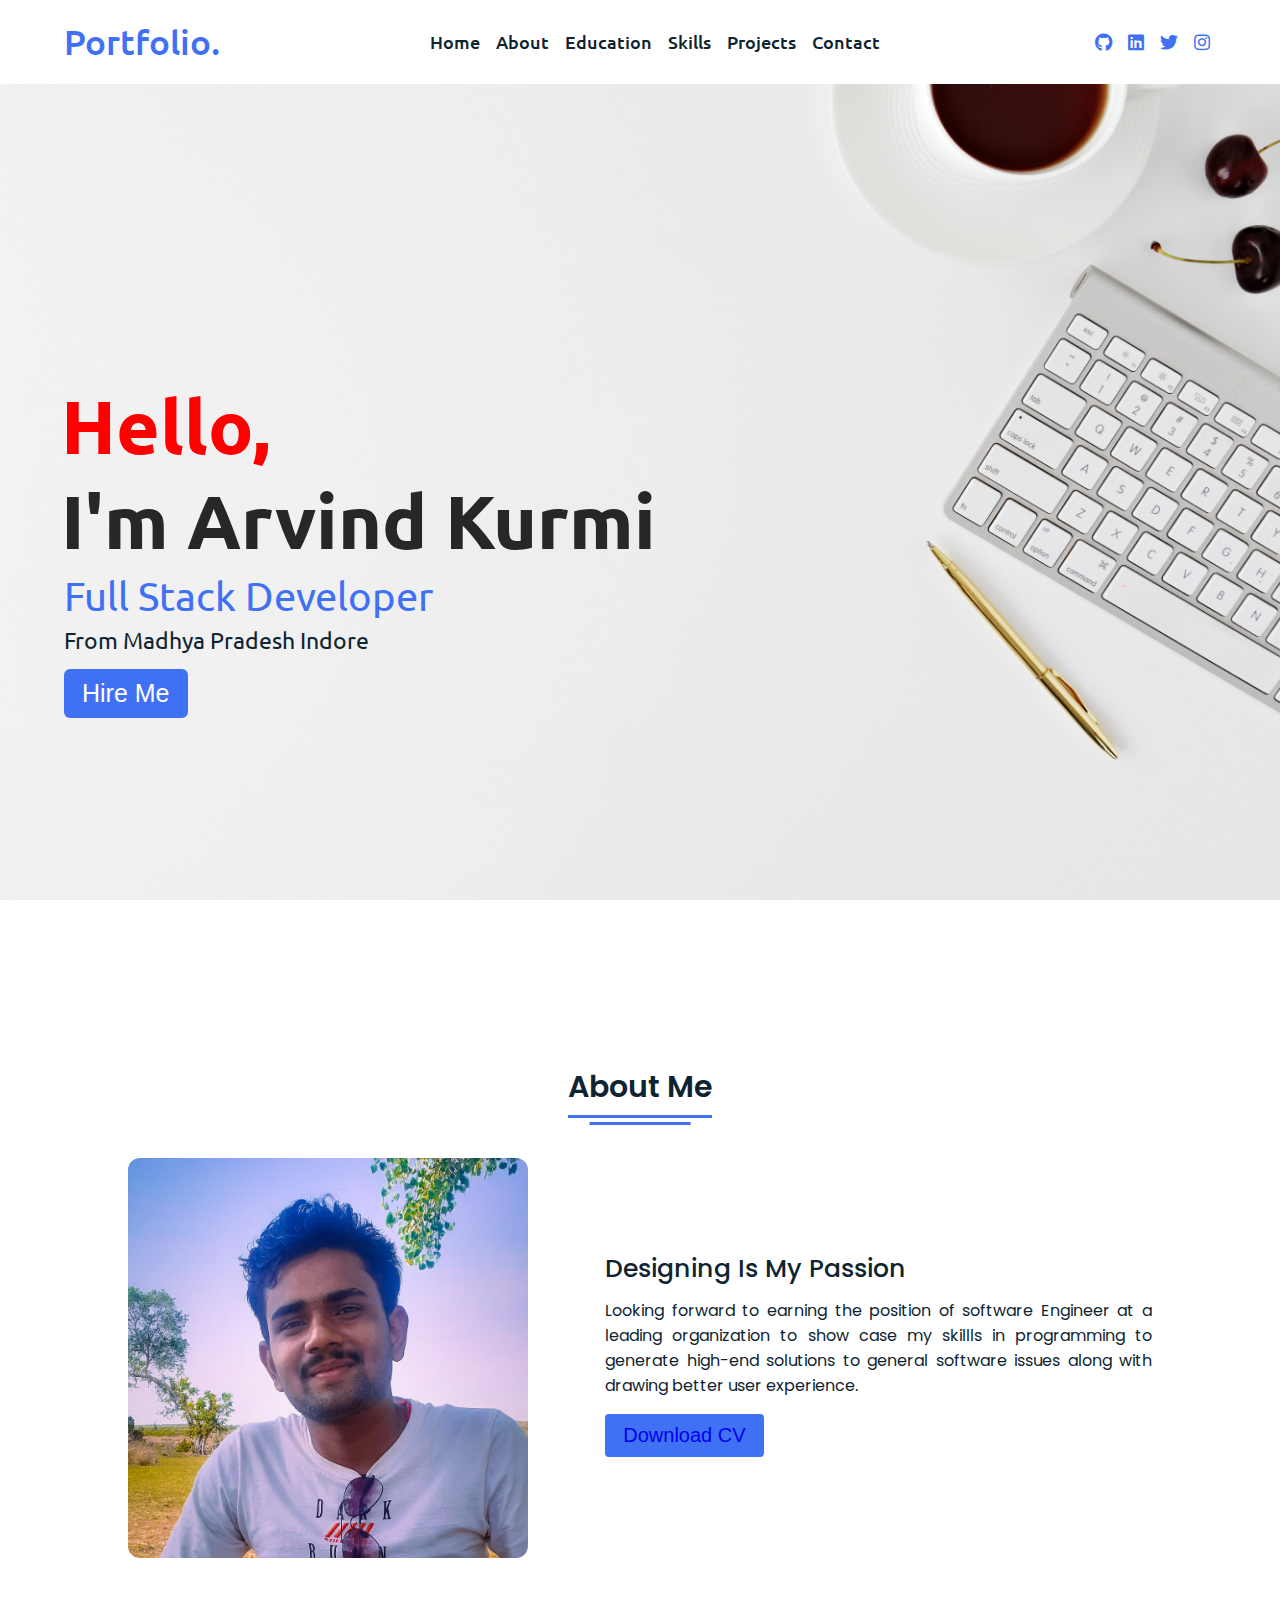
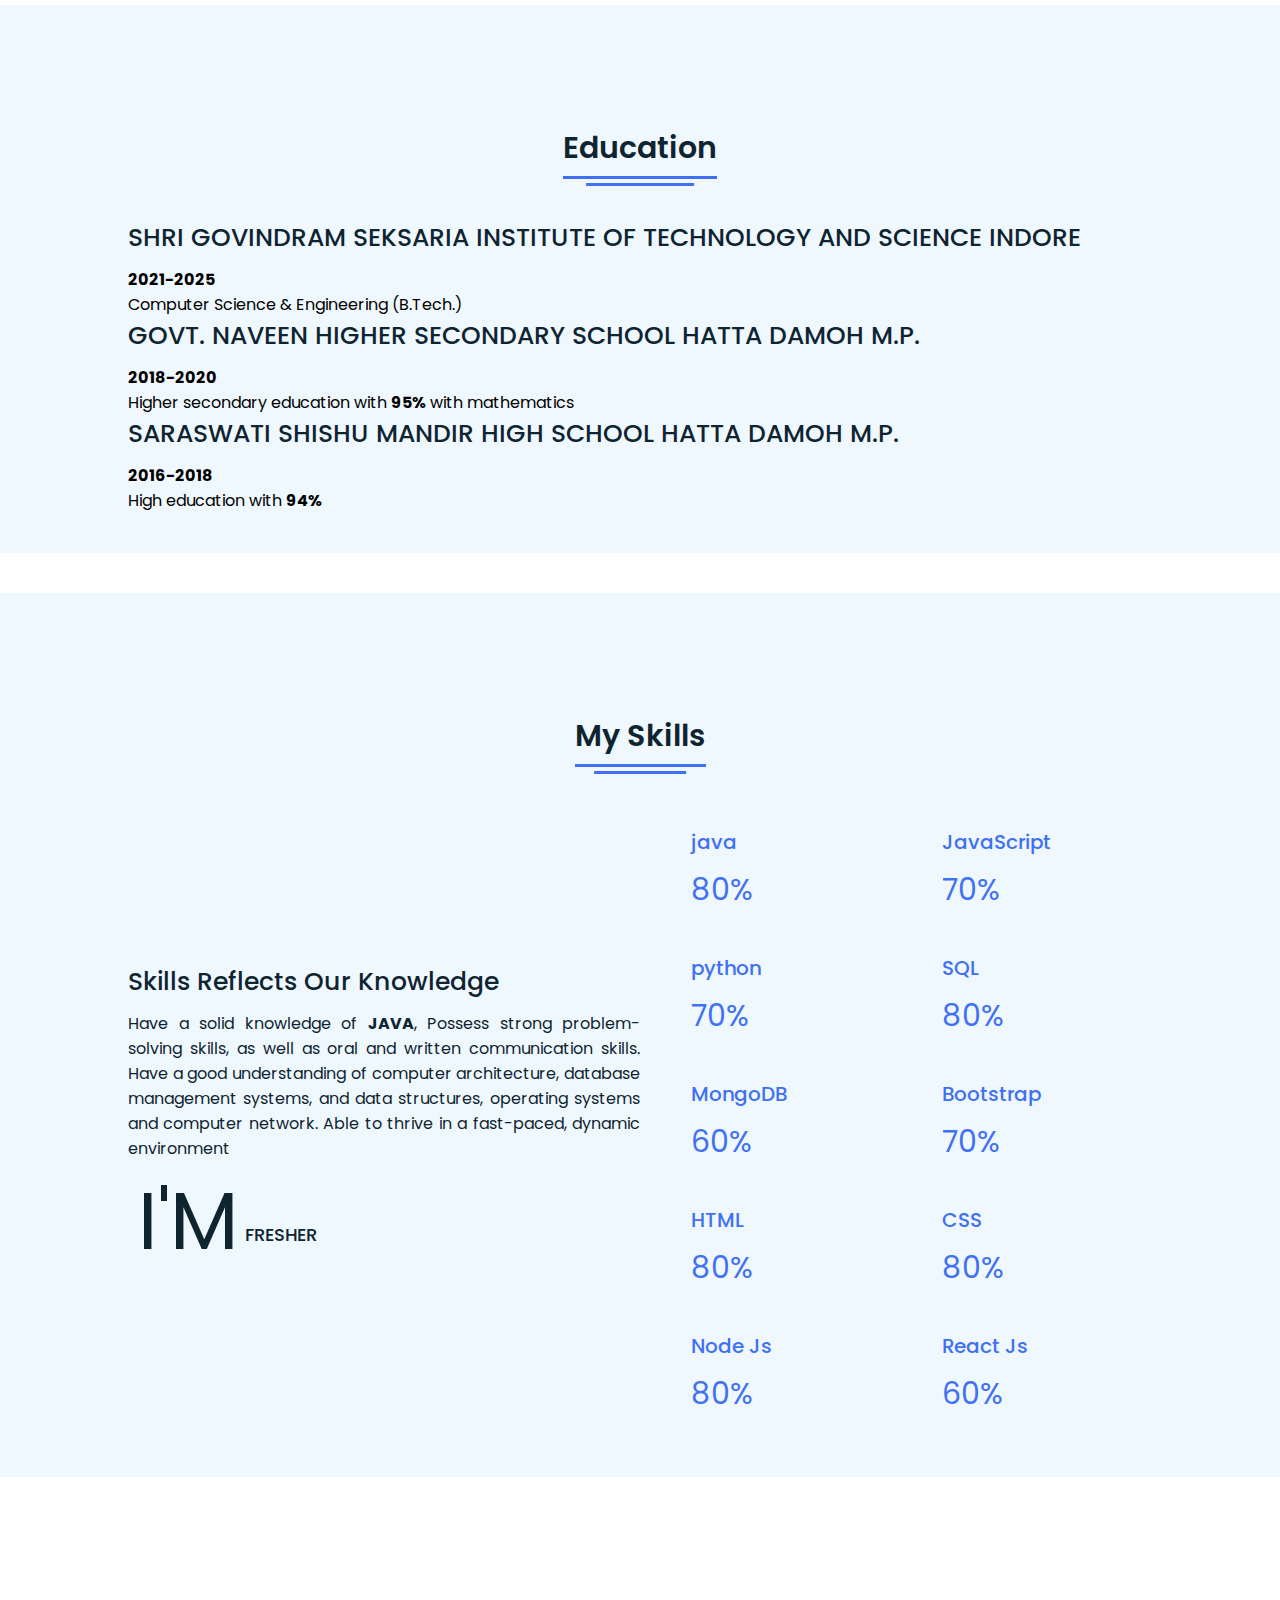
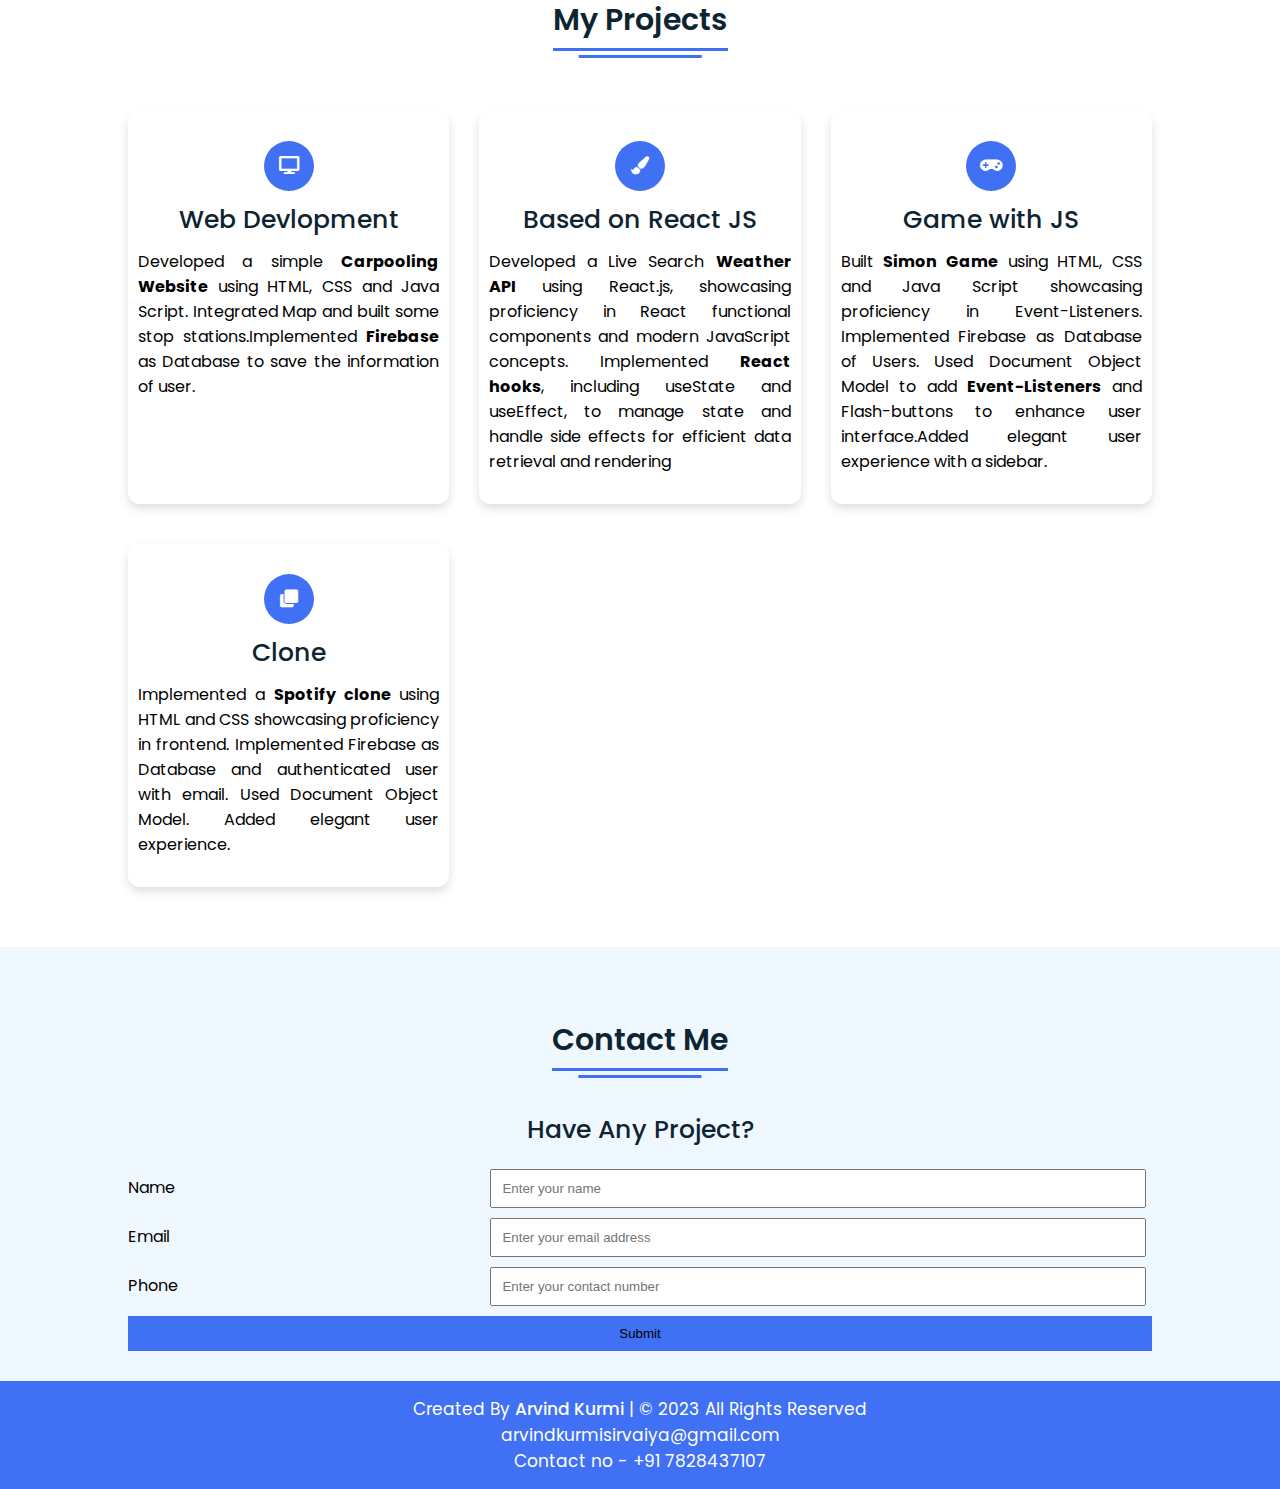
<file: Portfolio/index.html>
<!DOCTYPE html>
<html lang="en" dir="ltr">
  <head>
    <meta charset="UTF-8" />
    <title>Arvind Kurmi</title>
    <link rel="icon" href="arvind kurmi.png">
    <link rel="stylesheet" href="style.css" />
    <!-- Fontawesome CDN Link -->
    <link rel="stylesheet" href="https://cdnjs.cloudflare.com/ajax/libs/font-awesome/5.15.2/css/all.min.css" />
    <link href="https://cdn.jsdelivr.net/npm/bootstrap@5.3.1/dist/css/bootstrap.min.css" rel="stylesheet" integrity="sha384-4bw+/aepP/YC94hEpVNVgiZdgIC5+VKNBQNGCHeKRQN+PtmoHDEXuppvnDJzQIu9" crossorigin="anonymous">
    <meta name="viewport" content="width=device-width, initial-scale=1.0" />
  </head>
  <body>
    <!-- navgaition menu -->
    <nav>
      <div class="navbar">
        <div class="logo"><a href="#">Portfolio.</a></div>
        <ul class="menu">
          <li><a href="#home">Home</a></li>
          <li><a href="#about">About</a></li>
          <li><a href="#education">Education</a></li>
          <li><a href="#skills">Skills</a></li>
          <li><a href="#projects">Projects</a></li>
          <li><a href="#contact">Contact</a></li>

          <!-- sidebar cancel button  -->
          <!-- <div class="cancel-btn">
            <i class="fas fa-times">cancel</i>
          </div> -->
        </ul>
        <div class="media-icons">
          <a href="https://github.com/arvindkurmi123"><i class="fab fa-github"></i></a>
          <a href="https://www.linkedin.com/in/arvind-kurmi-940558230/"><i class="fab fa-linkedin"></i></a>
          <a href="https://twitter.com/Arvind_kurmi_"><i class="fab fa-twitter"></i></a>
          <a href="https://www.instagram.com/photo.com08/"><i class="fab fa-instagram"></i></a>
        </div>
      </div>
      <div class="menu-btn">
        <i class="fas fa-bars"></i>
      </div>
    </nav>

    <!-- Home Section Start -->
    <section class="home" id="home">
      <div class="home-content">
        <div class="text">

          <div class="text-two">
            <span id="helloTag">Hello,</span> 
           <br>I'm Arvind Kurmi</div>
          <div class="text-three">Full Stack Developer</div>
          <div class="text-four">From Madhya Pradesh Indore</div>
        <div class="button" id="homebtn">
          <button><a href='mailto:arvindkurmisirvaiya@gmail.com' style="text-decoration: none;">Hire Me</a></button>
          </div>
        </div>
      </div>
    </section>

    <!-- About Section Start -->
    <section class="about" id="about">
      <div class="content">
        <div class="title"><span>About Me</span></div>
        <div class="about-details">
          <div class="left">
            <img src="my pic.jpg" alt="MY_PIC" />
          </div>
          <div class="right">
            <div class="topic">Designing Is My Passion</div>
            <p>
          Looking forward to earning the position of software Engineer at a leading organization to show case my skillls in programming to generate high-end solutions to general software issues along with drawing better user experience.
            </p>

            <div class="button">
              <button><a href="Arvind kurmi - resume.pdf" download  class="text-light" style="text-decoration: none;">Download CV</a></button>
            </div>
          </div>
        </div>
      </div>
    </section>

    <!-- this is education field -->
    <section class="skills" id="education">
      <div class="content">
        <div class="title"><span>Education</span></div>

          <div class="text">
            <div class="topic">SHRI GOVINDRAM SEKSARIA INSTITUTE OF TECHNOLOGY AND SCIENCE INDORE</div>
            <p><b>2021-2025</b></p>
            <p>Computer Science & Engineering (B.Tech.)</p>
            </div>
            <div class="text">
              <div class="topic">GOVT. NAVEEN HIGHER SECONDARY SCHOOL HATTA DAMOH M.P.</div>
              <p><b>2018-2020</b></p>
              <p>Higher secondary education with <b>95%</b> with mathematics</p>
            </div>
            <div class="text">
              <div class="topic">SARASWATI SHISHU MANDIR HIGH SCHOOL HATTA DAMOH M.P.</div>
              <p><b>2016-2018</b></p>
              <p>High education with <b>94%</b></p>
            </div>
          </div>
        </div>
      </div>
    </section>



    <!-- My Skill Section Start -->
    <!-- Section Tag and Other Div will same where we need to put same CSS -->
    <section class="skills" id="skills">
      <div class="content">
        <div class="title"><span>My Skills</span></div>
        <div class="skills-details">
          <div class="text">
            <div class="topic">Skills Reflects Our Knowledge</div>
            <p>Have a solid knowledge of <b>JAVA</b>, Possess strong problem-solving skills, as well as oral and written communication skills. Have a good understanding of computer architecture, database management systems, and data structures, operating systems and computer network. Able to thrive in a fast-paced, dynamic environment</p>
            <div class="experience">
              <div class="num">I'M</div>
              <div class="exp">
                <br />
              FRESHER
              </div>
            </div>
          </div>
          <div class="boxes">
            <div class="box">
                <div class="topic">java</div>
                <div class="per">80%</div>
              </div>
              <div class="box">
                <div class="topic">JavaScript</div>
                <div class="per">70%</div>
              </div>
              <div class="box">
                <div class="topic">python</div>
                <div class="per">70%</div>
              </div>
              <div class="box">
                <div class="topic">SQL</div>
                <div class="per">80%</div>
              </div>
              <div class="box">
                <div class="topic">MongoDB</div>
                <div class="per">60%</div>
              </div>
              <div class="box">
                <div class="topic">Bootstrap</div>
                <div class="per">70%</div>
              </div>
            <div class="box">
              <div class="topic">HTML</div>
              <div class="per">80%</div>
            </div>
            <div class="box">
              <div class="topic">CSS</div>
              <div class="per">80%</div>
            </div>
            <div class="box">
              <div class="topic">Node Js</div>
              <div class="per">80%</div>
            </div>
            <div class="box">
              <div class="topic">React Js</div>
              <div class="per">60%</div>
            </div>
          </div>
        </div>
      </div>
    </section>

    <!-- My Services Section Start -->
    <section class="services" id="projects">
      <div class="content">
        <div class="title"><span>My Projects</span></div>
        <div class="boxes">
          <div class="box">
            <div class="icon">
              <i class="fas fa-desktop"></i>
            </div>
            <div class="topic">Web Devlopment</div>
            <p class="para">Developed a simple <b>Carpooling Website</b>  using HTML, CSS and Java Script. Integrated Map and built some stop stations.Implemented <b>Firebase</b> as Database to save the information of user.</p>
           <!-- <h5 ><button class="btn para"> <a href="http://eshopper1.pythonanywhere.com" style="color:blue;">Link To See My Project</a></button></h5> -->
          </div>
          <div class="box">
            <div class="icon">
              <i class="fas fa-paint-brush"></i>
            </div>
            <div class="topic">Based on React JS</div>
            <p class="para">Developed a Live Search <b>Weather API</b> using React.js, showcasing proficiency in React functional components and modern JavaScript concepts. Implemented <b>React hooks</b>, including useState and useEffect, to manage state and handle side effects  for efficient data retrieval and rendering</p>
          </div>
          <div class="box">
            <div class="icon">
              <i class="fa fa-gamepad"></i>
            </div>
            <div class="topic">Game with JS</div>
            <p class="para">Built <b>Simon Game</b> using HTML, CSS and Java Script showcasing proficiency in Event-Listeners. Implemented Firebase as Database of Users. Used Document Object Model to add <b>Event-Listeners</b> and Flash-buttons to enhance user interface.Added elegant user experience with a sidebar.
                </p>
          </div>
          <div class="box">
            <div class="icon">
              <i class="fa fa-clone"></i>
            </div>
            <div class="topic">Clone</div>
            <p class="para">Implemented a <b>Spotify clone</b> using HTML and CSS showcasing proficiency in frontend. Implemented Firebase as Database and authenticated user with email. Used Document Object Model. Added elegant user experience.
                </p>
          </div>
        </div>
      </div>
    </section>

    <!-- Contact Me section Start -->
    <section class="contact" id="contact">
      <div class="content">
        <div class="title"><span>Contact Me</span></div>
        <div class="text">
          <div class="topic">Have Any Project?</div>
        </div>
        <form action="#" method="post" class="mainform" >
            <!-- <input type="hidden" name="csrfmiddlewaretoken" value="xE79pUY4ZQGcRsDZk2jF55QU8jnfw4EwWL79mzMLf830xiR7sL467ScRlJhWT4LS"> -->
            <label for="">Name</label>
            <input type="text" name="name" placeholder="Enter your name" required values="">
            <br>
            <label for="">Email</label>
            <input type="email" name="email" placeholder="Enter your email address" required values="">
            <br>
            <label for="">Phone</label>
            <input type="number" name="phone" placeholder="Enter your contact number" required values="">
            <br>
            <button type="submit" class="text-light">Submit</button>
        </form>
      </div>
    </section>

    <!-- Footer Section Start -->
    <footer>
      <div class="text">
        <span>Created By <a href="#">Arvind Kurmi</a> | &#169; 2023 All Rights Reserved <br> arvindkurmisirvaiya@gmail.com <br> Contact no - +91 7828437107</span>
      </div>
    </footer>
    <script src="https://cdn.jsdelivr.net/npm/bootstrap@5.3.1/dist/js/bootstrap.bundle.min.js" ></script>
    <script src="app.js"></script>
  </body>
</html>
</file>
<file: Portfolio/style.css>
/* Google Font CDN Link */
@import url('https://fonts.googleapis.com/css2?family=Poppins:wght@400;500;600;700&family=Ubuntu:wght@400;500;700&display=swap');
*{
  margin: 0;
  padding: 0;
  box-sizing: border-box;
  text-decoration: none;
  scroll-behavior: smooth;
}

/* Custom Scroll Bar CSS */
::-webkit-scrollbar {
    width: 10px;
}
::-webkit-scrollbar-track {
    background: #f1f1f1;
}
::-webkit-scrollbar-thumb {
    background: #6e93f7;
    border-radius: 12px;
    transition: all 0.3s ease;
}

::-webkit-scrollbar-thumb:hover {
    background: #4070f4;
}
/* navbar styling */
nav{
  width: 100%;
  padding: 20px 0;
  z-index: 998;
  transition: all 0.3s ease;
  font-family: 'Ubuntu', sans-serif;
}
nav.sticky{
  background: #4070f4;
  padding: 13px 0;
}
nav .navbar{
  width: 90%;
  display: flex;
  justify-content: space-between;
  align-items: center;
  margin: auto;
}
nav .navbar .logo a{
  font-weight: 500;
  font-size: 35px;
  color: #4070f4;
}
nav.sticky .navbar .logo a{
  color: #fff;
}
nav .navbar .menu{
  display: flex;
  position: relative;
}
nav .navbar .menu li{
  list-style: none;
  margin: 0 8px;
}
.navbar .menu a{
  font-size: 18px;
  font-weight: 500;
  color: #0E2431;
  padding: 6px 0;
  transition: all 0.4s ease;
}
.navbar .menu a:hover{
  color: #4070f4;
}
nav.sticky .menu a{
  color: #FFF;
}
nav.sticky .menu a:hover{
  color: #0E2431;
}
.navbar .media-icons a{
  color: #4070f4;
  font-size: 18px;
  margin: 0 6px;
}
nav.sticky .media-icons a{
  color: #FFF;
}

/* Side Navigation Menu Button CSS */
nav .menu-btn,
.navbar .menu .cancel-btn{
  position: absolute;
  color: #fff;
  right: 30px;
  top: 20px;
  font-size: 20px;
  cursor: pointer;
  transition: all 0.3s ease;
  display: none;
}
nav .menu-btn{
  color: #4070f4;
}
nav.sticky .menu-btn{
  color: #FFF;
}
.navbar .menu .menu-btn{
  color: #fff;
}

/* home section styling */
.home{
  height: 100vh;
  width: 100%;
  background: url("background.jpg") no-repeat;
  background-size: cover;
  background-position: center;
  background-attachment: fixed;
  font-family: 'Ubuntu', sans-serif;
}
.home .home-content{
  width: 90%;
  height: 100%;
  margin: auto;
  display: flex;
  flex-direction: column;
  justify-content: center;
}
.home .text-one{
  font-size: 25px;
  color: #0E2431;
}
.home .text-two{
  color: rgb(39, 39, 39);
  font-size: 75px;
  font-weight: 600;
  margin-left: -3px;
}
.home .text-three{
  font-size: 40px;
  margin: 5px 0;
  color: #4070f4;
}
.home .text-four{
  font-size: 23px;
  margin: 5px 0;
  color: #0E2431;
}
.home .button{
  margin: 14px 0;
}
.home .button button{
  outline: none;
  padding: 8px 16px;
  border-radius: 6px;
  font-size: 25px;
  font-weight: 400;
  background: #4070f4;
  color: #fff;
  cursor: pointer;
  border: 2px solid transparent;
  transition: all 0.4s ease;
}
.home .button button a{
  color: white;
}
.home .button button:hover{
  border-color: #4070f4;
  background-color: #fff;
  color: #4070f4;
}
.home .button button a:hover{
  color: #4070f4;
}

/* About Section Styling */
/* Those Elements Where We Have Apply Same CSS,
 I'm Selecting Directly 'Section Tag' and 'Class'  */
section{
  padding-top: 40px;
}
section .content{
  width: 80%;
  margin: 40px auto;
  font-family: 'Poppins', sans-serif;
}
.about .about-details{
  display: flex;
  justify-content: space-between;
  align-items: center;
}
section .title{
  display: flex;
  justify-content: center;
  margin-bottom: 40px;
}
section .title span{
  color: #0E2431;
  font-size: 30px;
  font-weight: 600;
  position: relative;
  padding-bottom: 8px;
}
section .title span::before,
section .title span::after{
  content: '';
  position: absolute;
  height: 3px;
  width: 100%;
  background: #4070f4;
  left: 0;
  bottom: 0;
}
section .title span::after{
  bottom: -7px;
  width: 70%;
  left: 50%;
  transform: translateX(-50%);
}
.about .about-details .left{
  width: 45%;
}
.about .left img{
  height: 400px;
  width: 400px;
  object-fit: cover;
  border-radius: 12px;
}
.about-details .right{
  width: 55%;
  margin-left: 30px;
}
section  .topic{
  color: #0E2431;
  font-size: 25px;
  font-weight: 500;
  margin-bottom: 10px;
}
.about-details .right p{
  text-align: justify;
  color: #0E2431;
}
section .button{
  margin: 16px 0;
}
section .button button{
  outline: none;
  padding: 8px 16px;
  border-radius: 4px;
  font-size: 20px;
  font-weight: 400;
  background: #4070f4;
  color: #fff;
  border: 2px solid transparent;
  cursor: pointer;
  transition: all 0.4s ease;
}
section .button button:hover{
  border-color: #4070f4;
  background-color: blue;
  /* color:green; */
}

 /* My Skills CSS */
 .skills{
   background: #F0F8FF;
 }
 .skills .content{
   padding: 40px 0;
 }
 .skills .skills-details{
   display: flex;
   justify-content: space-between;
   align-items: center;
 }
 .skills-details .text{
   width: 50%;
 }
 .skills-details p{
   color: #0E2431;
   text-align: justify;
 }
.skills .skills-details .experience{
  display: flex;
  align-items: center;
  margin: 0 10px;
}
.skills-details .experience .num{
  color: #0E2431;
  font-size: 80px;
}
.skills-details .experience .exp{
  color: #0E2431;
  margin-left: 20px;
  font-size: 18px;
  font-weight: 500;
  margin: 0 6px;
}
.skills-details .boxes{
  width: 45%;
  display: flex;
  flex-wrap: wrap;
  justify-content: space-between;
}
.skills-details .box{
  width: calc(100% / 2 - 20px);
  margin: 20px 0;
}
.skills-details .boxes .topic{
  font-size: 20px;
  color: #4070f4;
}
.skills-details .boxes .per{
  font-size: 30px;
  color: #4070f4;
}

/* My Services CSS */
.services .boxes{
  display: flex;
  flex-wrap: wrap;
  justify-content: space-between;
}
.services .boxes .box{
  margin: 20px 0;
  width: calc(100% / 3 - 20px);
  text-align: center;
  border-radius: 12px;
  padding: 30px 10px;
  box-shadow: 0 5px 10px rgba(0, 0, 0, 0.12);
  cursor: default;
  transition: all 0.4s ease;
}
.services .boxes .box:hover{
  background: #4070f4;
  color: #fff;
}
.services .boxes .box .icon{
  height: 50px;
  width: 50px;
  background: #4070f4;
  border-radius: 50%;
  text-align: center;
  line-height: 50px;
  font-size: 18px;
  color: #fff;
  margin: 0 auto 10px auto;
  transition: all 0.4s ease;
}
.boxes .box:hover .icon{
  background-color: #fff;
  color: #4070f4;
}
.services .boxes .box:hover .topic,
.services .boxes .box:hover p{
  color: #0E2431;
  transition: all 0.4s ease;
}
.services .boxes .box:hover .topic,
.services .boxes .box:hover p{
  color: #fff;
}
/* Contact Me CSS */
.contact{
  background: #F0F8FF;

}
.contact .content{
  margin: 0 auto;
  padding: 30px 0;
}
.contact .text{
  width: 80%;
  text-align: center;
  margin: auto;
}

/* Footer CSS */
footer{
  background: #4070f4;
  padding: 15px 0;
  text-align: center;
  font-family: 'Poppins', sans-serif;
}
footer .text span{
  font-size: 17px;
  font-weight: 400;
  color: #fff;
}
footer .text span a{
  font-weight: 500;
  color: #FFF;
}
footer .text span a:hover{
  text-decoration: underline;
}
/* Scroll TO Top Button CSS */
.scroll-button a{
  position: fixed;
  bottom: 20px;
  right: 20px;
  color: #fff;
  background: #4070f4;
  padding: 7px 12px;;
  font-size: 18px;
  border-radius: 6px;
  box-shadow: rgba(0, 0, 0, 0.15);
  display: none;
}

/* Responsive Media Query */
@media (max-width: 1190px) {
  section .content{
    width: 85%;
  }
}
@media (max-width: 1000px) {
  .about .about-details{
    justify-content: center;
    flex-direction: column;
  }
  .about .about-details .left{
    display: flex;
    justify-content: center;
    width: 100%;
  }
  .about-details .right{
    width: 90%;
    margin: 40px 0;
  }
  .services .boxes .box{
    margin: 20px 0;
    width: calc(100% / 2 - 20px);
  }
}
@media (max-width: 900px) {
  .about .left img{
    height: 350px;
    width: 350px;
  }
}

@media (max-width: 750px) {
  nav .navbar{
    width: 90%;
  }
  nav .navbar .menu{
    position: fixed;
    left: -100%;
    top: 0;
    background: #0E2431;
    height: 100vh;
    max-width: 400px;
    width: 100%;
    padding-top: 60px;
    flex-direction: column;
    align-items: center;
    transition: all 0.5s ease;
  }
  .navbar.active .menu{
    left: 0;
  }
  nav .navbar .menu a{
    font-size: 23px;
    display: block;
    color: #fff;
    margin: 10px 0;
  }
  nav.sticky .menu a:hover{
    color: #4070f4;
  }
  nav .navbar .media-icons{
    display: none;
  }
  nav .menu-btn,
  .navbar .menu .cancel-btn{
    display: block;
  }
  .home .text-two{
    font-size: 65px;
  }
  .home .text-three{
    font-size: 35px;
  }
  .skills .skills-details{
    align-items: center;
    justify-content: center;
    flex-direction: column;
  }
  .skills-details .text{
    width: 100%;
    margin-bottom: 50px;
  }
  .skills-details .boxes{
    justify-content: center;
    align-items: center;
    width: 100%;
  }
  .services .boxes .box{
    margin: 20px 0;
    width: 100%;
  }
  .contact .text{
    width: 100%;
}
}

@media (max-width: 500px){
  .home .text-two{
    font-size: 55px;
  }
  .home .text-three{
    font-size: 33px;
  }
  .skills-details .boxes .per{
    font-size: 50px;
    color: #4070f4;
  }
}
.para{
    text-align: justify;
}

.mainform{
    margin-top: 20px;
}
.mainform label{
    display: inline-block;
    width: 35%;
}
.mainform input{
    width: 64%;
    padding: 10px 10px;
    margin-bottom: 10px;
}
.mainform button{
    width: 100%;
    background-color: #4070f4;
    border: none;
    padding: 10px;
}
h1 {
  font-family: 'Source Code Pro', ;
 display: inline-block;
 font-size: 30.5px;
 border-right: 3px solid;
 white-space: nowrap;
 overflow: hidden;
 width: 18%;
 animation: typing 5s steps(22, end),
            blink-caret 1s step-end infinite;
 @media only screen and (min-width: 768px) {
   /* For tablets: */
   font-family: monospace;
   font-size: 54px;
   border-right: 4px solid;
   animation: typing 5s steps(21, end),
            blink-caret 1s step-end infinite;
 }
}

@keyframes blink-caret { 50% { border-color: transparent; } }
@keyframes typing { from { width: 0; } }
@keyframes fadeIn {
    from { opacity: 0; }
      to { opacity: 1; }
}
</file>
